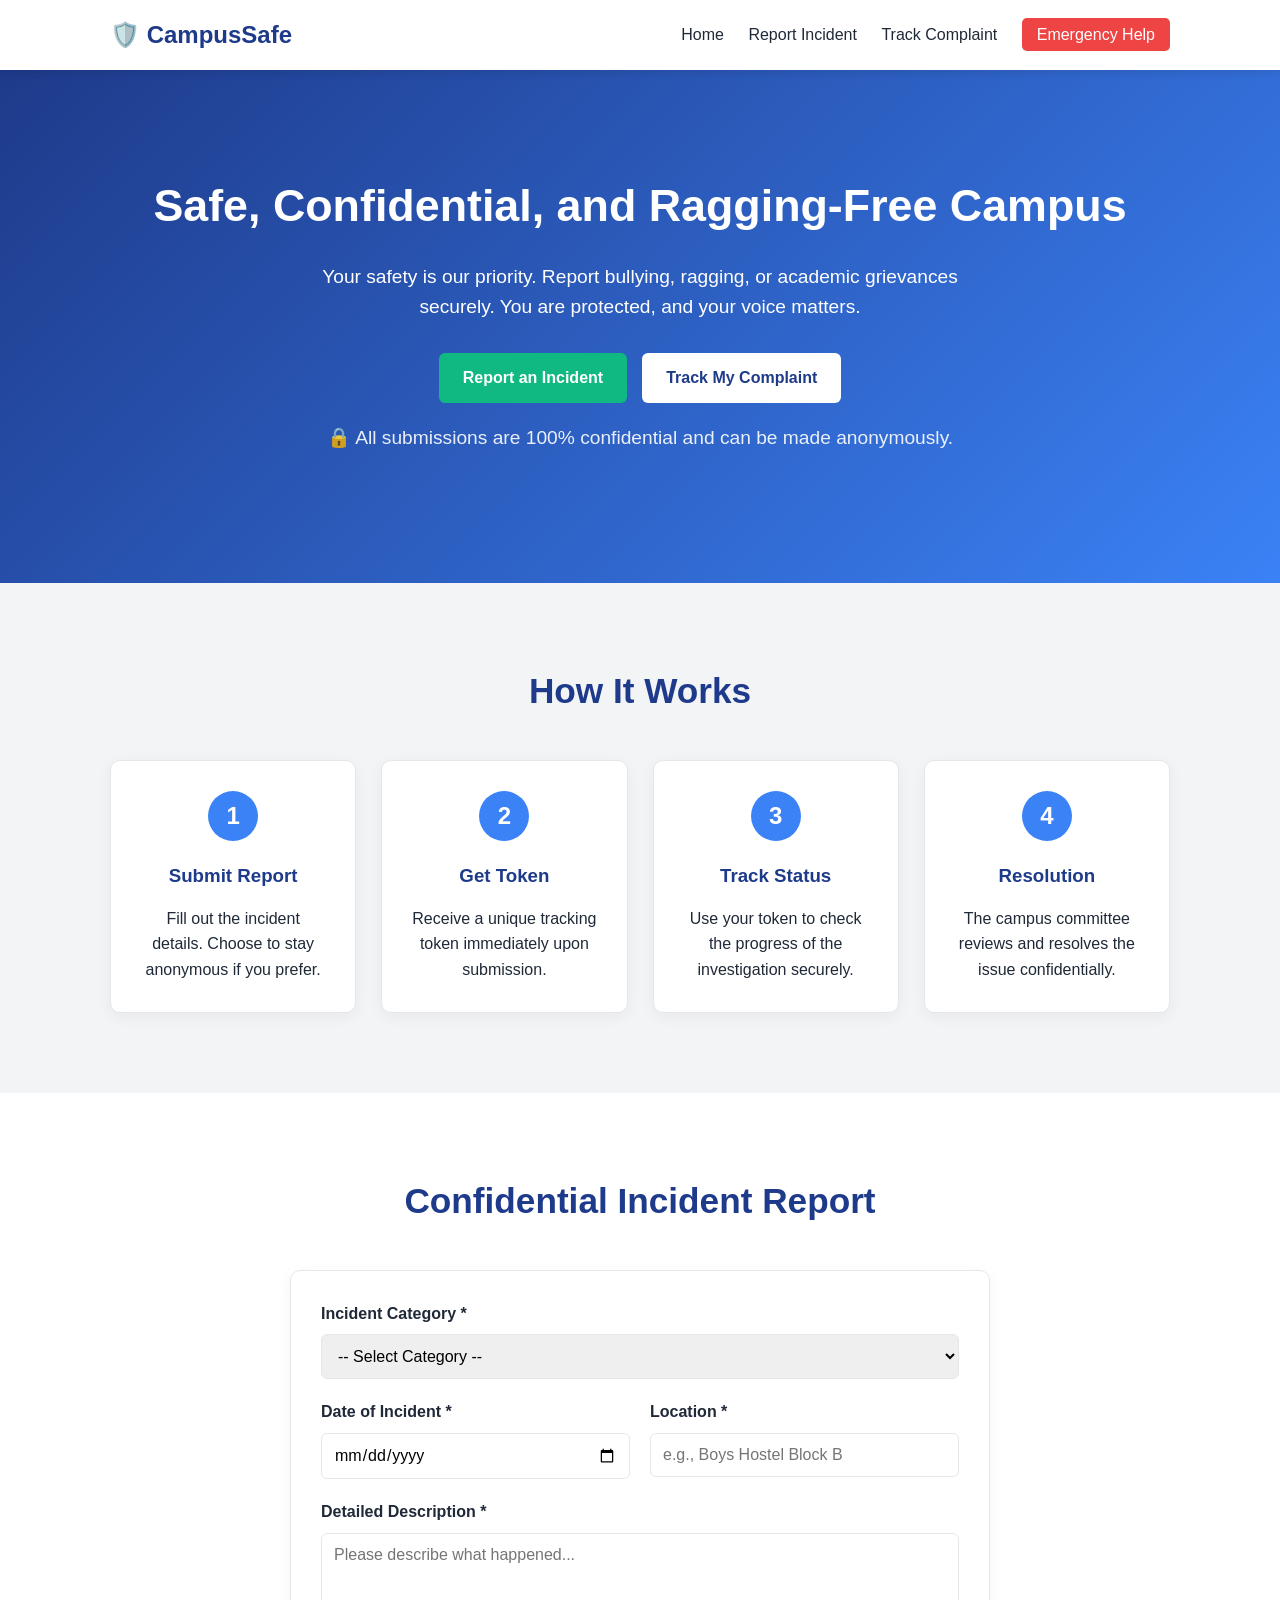
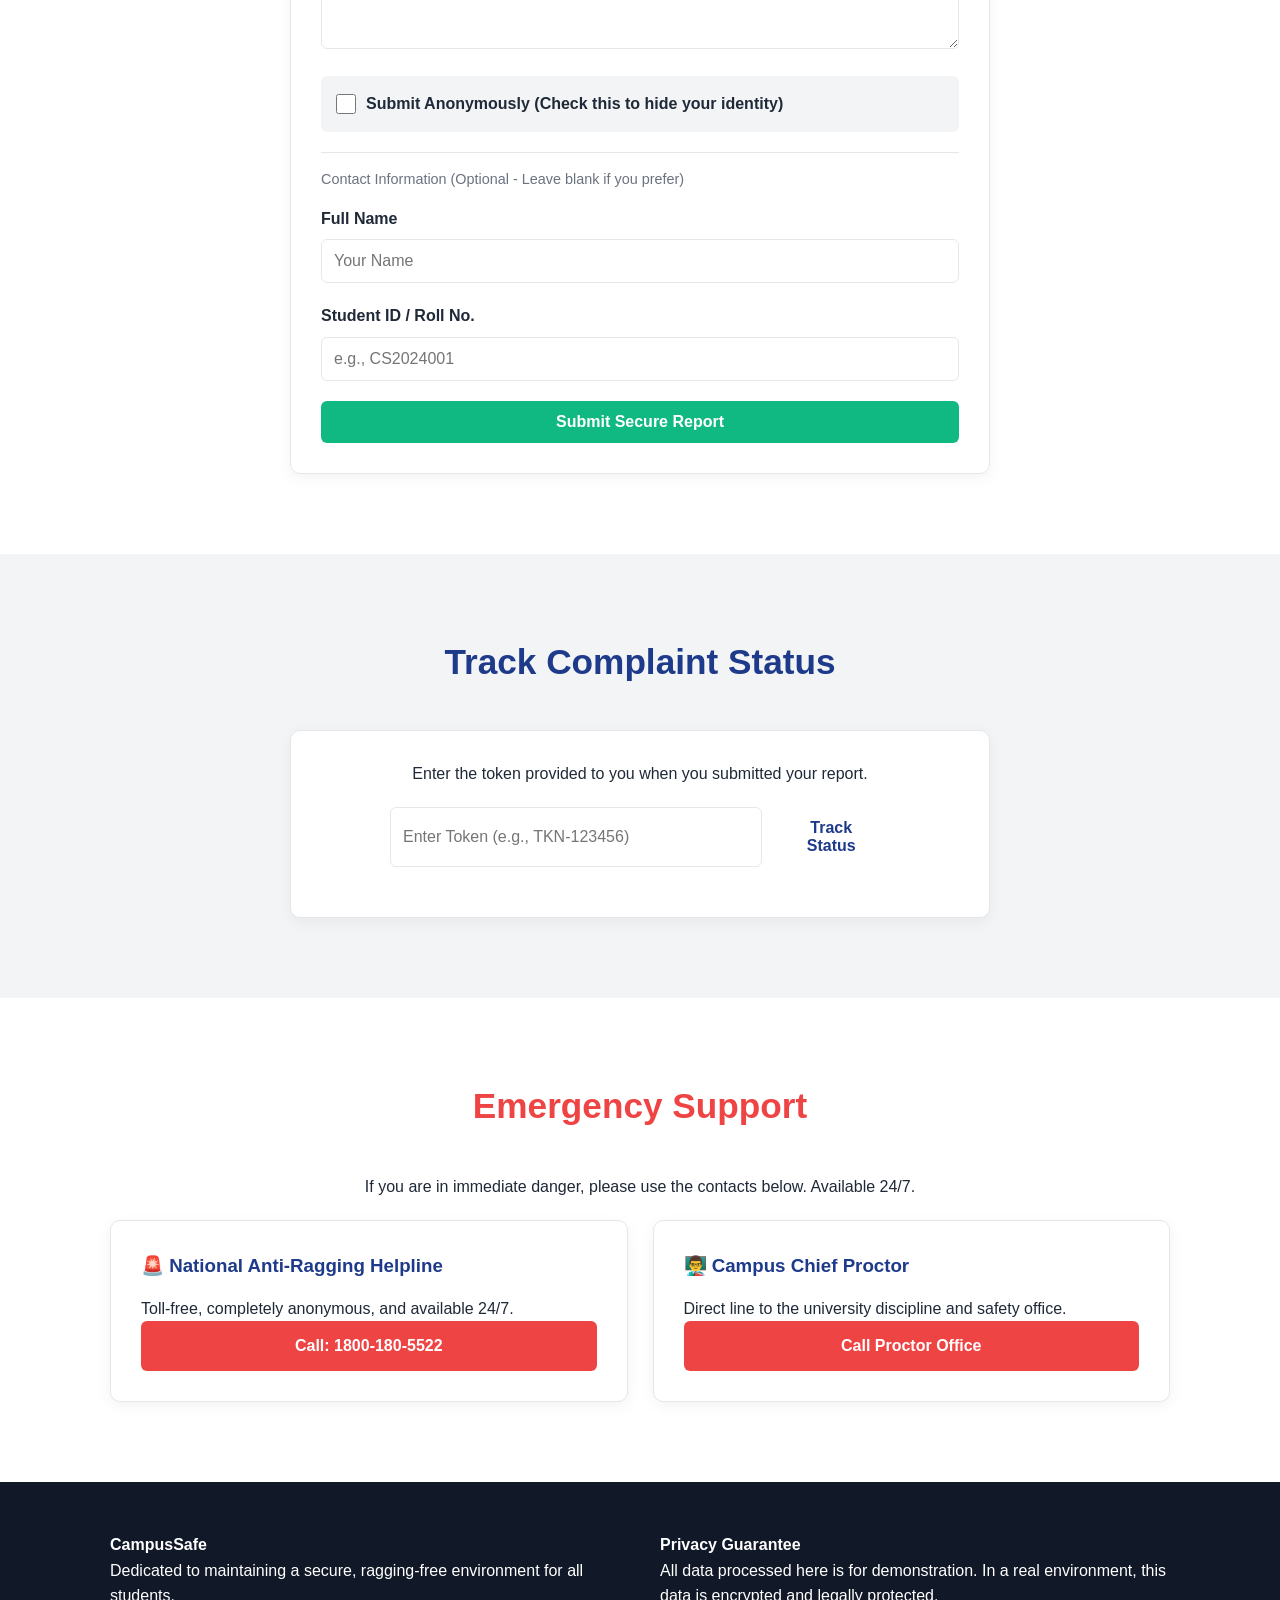
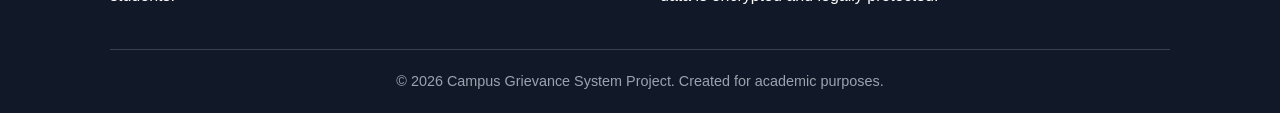
<file: index.html>
<!DOCTYPE html>
<html lang="en">
<head>
    <meta charset="UTF-8">
    <meta name="viewport" content="width=device-width, initial-scale=1.0">
    <title>Campus Safe - Grievance Reporting System</title>
    <link rel="stylesheet" href="style.css">
</head>
<body>
    <!-- Navigation -->
    <header class="navbar">
        <div class="container nav-container">
            <div class="logo">🛡️ CampusSafe</div>
            <nav class="nav-links">
                <a href="#home">Home</a>
                <a href="#report">Report Incident</a>
                <a href="#track">Track Complaint</a>
                <a href="#emergency" class="btn-nav-emergency">Emergency Help</a>
            </nav>
        </div>
    </header>

    <!-- Hero Section -->
    <section id="home" class="hero">
        <div class="container hero-content">
            <h1>Safe, Confidential, and Ragging-Free Campus</h1>
            <p>Your safety is our priority. Report bullying, ragging, or academic grievances securely. You are protected, and your voice matters.</p>
            <div class="hero-buttons">
                <a href="#report" class="btn btn-primary">Report an Incident</a>
                <a href="#track" class="btn btn-secondary">Track My Complaint</a>
            </div>
            <p class="privacy-note">🔒 All submissions are 100% confidential and can be made anonymously.</p>
        </div>
    </section>

    <!-- How It Works Section -->
    <section id="how-it-works" class="section bg-light">
        <div class="container">
            <h2 class="section-title">How It Works</h2>
            <div class="grid-4">
                <div class="card text-center">
                    <div class="step-icon">1</div>
                    <h3>Submit Report</h3>
                    <p>Fill out the incident details. Choose to stay anonymous if you prefer.</p>
                </div>
                <div class="card text-center">
                    <div class="step-icon">2</div>
                    <h3>Get Token</h3>
                    <p>Receive a unique tracking token immediately upon submission.</p>
                </div>
                <div class="card text-center">
                    <div class="step-icon">3</div>
                    <h3>Track Status</h3>
                    <p>Use your token to check the progress of the investigation securely.</p>
                </div>
                <div class="card text-center">
                    <div class="step-icon">4</div>
                    <h3>Resolution</h3>
                    <p>The campus committee reviews and resolves the issue confidentially.</p>
                </div>
            </div>
        </div>
    </section>

    <!-- Report Incident Section -->
    <section id="report" class="section">
        <div class="container">
            <h2 class="section-title">Confidential Incident Report</h2>
            <div class="card form-card">
                <form id="complaintForm">
                    <div class="form-group">
                        <label for="category">Incident Category *</label>
                        <select id="category" required>
                            <option value="">-- Select Category --</option>
                            <option value="ragging">Hostel Ragging</option>
                            <option value="bullying">Bullying / Harassment</option>
                            <option value="hostel">Hostel Issue</option>
                            <option value="academic">Academic Grievance</option>
                        </select>
                    </div>

                    <div class="form-group-row">
                        <div class="form-group w-50">
                            <label for="date">Date of Incident *</label>
                            <input type="date" id="date" required>
                        </div>
                        <div class="form-group w-50">
                            <label for="location">Location *</label>
                            <input type="text" id="location" placeholder="e.g., Boys Hostel Block B" required>
                        </div>
                    </div>

                    <div class="form-group">
                        <label for="description">Detailed Description *</label>
                        <textarea id="description" rows="5" placeholder="Please describe what happened..." required></textarea>
                    </div>

                    <div class="form-group toggle-group">
                        <input type="checkbox" id="anonymousToggle">
                        <label for="anonymousToggle"><strong>Submit Anonymously</strong> (Check this to hide your identity)</label>
                    </div>

                    <div id="contactDetails" class="contact-section">
                        <p class="section-subtitle">Contact Information (Optional - Leave blank if you prefer)</p>
                        <div class="form-group">
                            <label for="studentName">Full Name</label>
                            <input type="text" id="studentName" placeholder="Your Name">
                        </div>
                        <div class="form-group">
                            <label for="studentId">Student ID / Roll No.</label>
                            <input type="text" id="studentId" placeholder="e.g., CS2024001">
                        </div>
                    </div>

                    <button type="submit" class="btn btn-primary btn-block">Submit Secure Report</button>
                </form>

                <!-- Token Display Area (Hidden by default) -->
                <div id="tokenDisplay" class="token-box hidden">
                    <h3>Report Submitted Successfully!</h3>
                    <p>Your unique tracking token is:</p>
                    <h2 id="generatedToken"></h2>
                    <p class="warning-text">⚠️ Please save this token. It is the only way to track your complaint.</p>
                </div>
            </div>
        </div>
    </section>

    <!-- Track Complaint Section -->
    <section id="track" class="section bg-light">
        <div class="container">
            <h2 class="section-title">Track Complaint Status</h2>
            <div class="card form-card text-center">
                <p>Enter the token provided to you when you submitted your report.</p>
                <form id="trackForm" class="track-form">
                    <input type="text" id="trackingInput" placeholder="Enter Token (e.g., TKN-123456)" required>
                    <button type="submit" class="btn btn-secondary">Track Status</button>
                </form>
                
                <!-- Status Display (Hidden by default) -->
                <div id="statusDisplay" class="status-box hidden">
                    <h4>Current Status:</h4>
                    <div class="status-badge" id="statusBadge">Under Review</div>
                    <p class="status-desc" id="statusDesc">Your complaint has been received and is currently being reviewed by the Anti-Ragging Committee.</p>
                </div>
            </div>
        </div>
    </section>

    <!-- Emergency Help Section -->
    <section id="emergency" class="section">
        <div class="container">
            <h2 class="section-title text-danger">Emergency Support</h2>
            <p class="text-center mb-2">If you are in immediate danger, please use the contacts below. Available 24/7.</p>
            
            <div class="grid-2">
                <div class="card emergency-card">
                    <h3>🚨 National Anti-Ragging Helpline</h3>
                    <p>Toll-free, completely anonymous, and available 24/7.</p>
                    <a href="tel:18001805522" class="btn btn-danger btn-block">Call: 1800-180-5522</a>
                </div>
                <div class="card emergency-card">
                    <h3>👨‍🏫 Campus Chief Proctor</h3>
                    <p>Direct line to the university discipline and safety office.</p>
                    <a href="tel:+919876543210" class="btn btn-danger btn-block">Call Proctor Office</a>
                </div>
            </div>
        </div>
    </section>

    <!-- Footer -->
    <footer class="footer">
        <div class="container">
            <div class="footer-content">
                <div>
                    <h4>CampusSafe</h4>
                    <p>Dedicated to maintaining a secure, ragging-free environment for all students.</p>
                </div>
                <div>
                    <h4>Privacy Guarantee</h4>
                    <p>All data processed here is for demonstration. In a real environment, this data is encrypted and legally protected.</p>
                </div>
            </div>
            <div class="footer-bottom">
                <p>&copy; 2026 Campus Grievance System Project. Created for academic purposes.</p>
            </div>
        </div>
    </footer>

    <script src="script.js"></script>
</body>
</html>
</file>
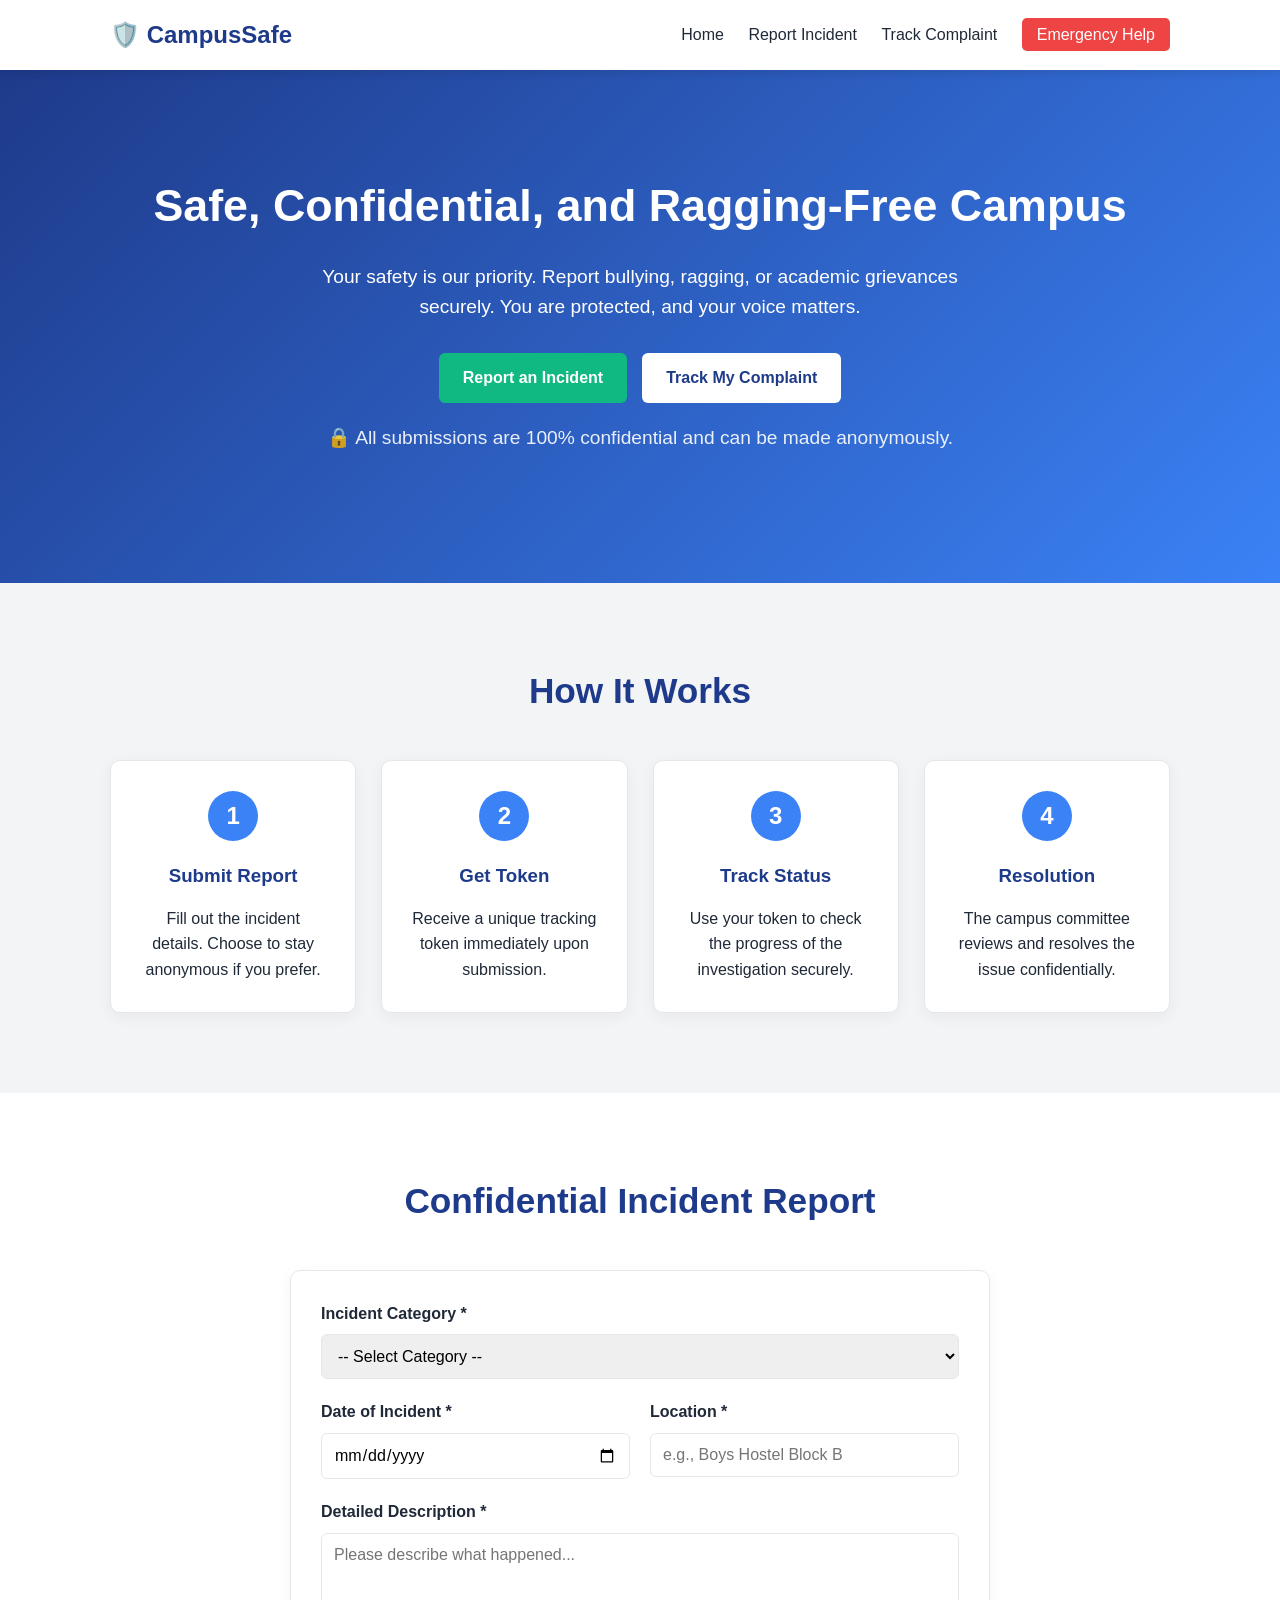
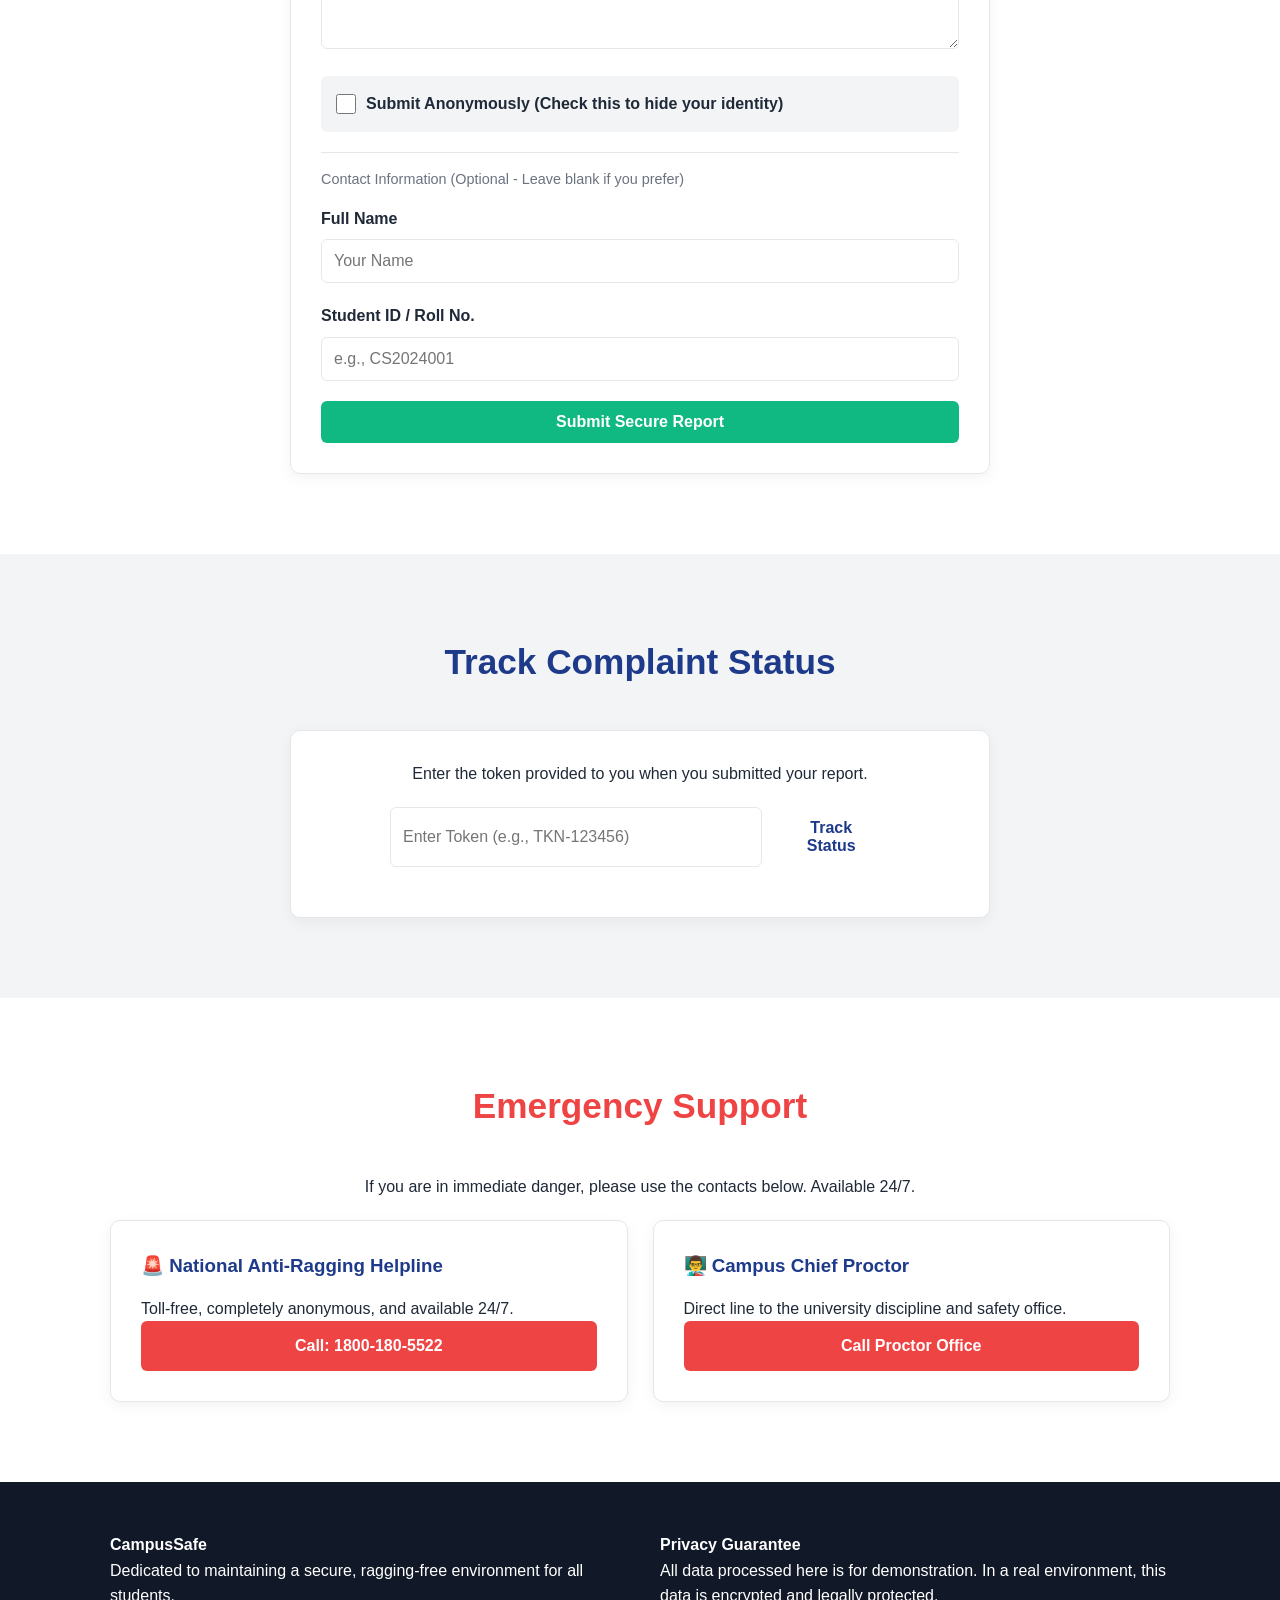
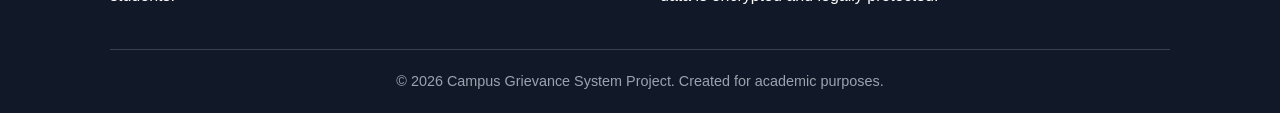
<file: index.html.html>
<!DOCTYPE html>
<html lang="en">
<head>
    <meta charset="UTF-8">
    <meta name="viewport" content="width=device-width, initial-scale=1.0">
    <title>Campus Safe - Grievance Reporting System</title>
    <link rel="stylesheet" href="style.css">
</head>
<body>
    <!-- Navigation -->
    <header class="navbar">
        <div class="container nav-container">
            <div class="logo">🛡️ CampusSafe</div>
            <nav class="nav-links">
                <a href="#home">Home</a>
                <a href="#report">Report Incident</a>
                <a href="#track">Track Complaint</a>
                <a href="#emergency" class="btn-nav-emergency">Emergency Help</a>
            </nav>
        </div>
    </header>

    <!-- Hero Section -->
    <section id="home" class="hero">
        <div class="container hero-content">
            <h1>Safe, Confidential, and Ragging-Free Campus</h1>
            <p>Your safety is our priority. Report bullying, ragging, or academic grievances securely. You are protected, and your voice matters.</p>
            <div class="hero-buttons">
                <a href="#report" class="btn btn-primary">Report an Incident</a>
                <a href="#track" class="btn btn-secondary">Track My Complaint</a>
            </div>
            <p class="privacy-note">🔒 All submissions are 100% confidential and can be made anonymously.</p>
        </div>
    </section>

    <!-- How It Works Section -->
    <section id="how-it-works" class="section bg-light">
        <div class="container">
            <h2 class="section-title">How It Works</h2>
            <div class="grid-4">
                <div class="card text-center">
                    <div class="step-icon">1</div>
                    <h3>Submit Report</h3>
                    <p>Fill out the incident details. Choose to stay anonymous if you prefer.</p>
                </div>
                <div class="card text-center">
                    <div class="step-icon">2</div>
                    <h3>Get Token</h3>
                    <p>Receive a unique tracking token immediately upon submission.</p>
                </div>
                <div class="card text-center">
                    <div class="step-icon">3</div>
                    <h3>Track Status</h3>
                    <p>Use your token to check the progress of the investigation securely.</p>
                </div>
                <div class="card text-center">
                    <div class="step-icon">4</div>
                    <h3>Resolution</h3>
                    <p>The campus committee reviews and resolves the issue confidentially.</p>
                </div>
            </div>
        </div>
    </section>

    <!-- Report Incident Section -->
    <section id="report" class="section">
        <div class="container">
            <h2 class="section-title">Confidential Incident Report</h2>
            <div class="card form-card">
                <form id="complaintForm">
                    <div class="form-group">
                        <label for="category">Incident Category *</label>
                        <select id="category" required>
                            <option value="">-- Select Category --</option>
                            <option value="ragging">Hostel Ragging</option>
                            <option value="bullying">Bullying / Harassment</option>
                            <option value="hostel">Hostel Issue</option>
                            <option value="academic">Academic Grievance</option>
                        </select>
                    </div>

                    <div class="form-group-row">
                        <div class="form-group w-50">
                            <label for="date">Date of Incident *</label>
                            <input type="date" id="date" required>
                        </div>
                        <div class="form-group w-50">
                            <label for="location">Location *</label>
                            <input type="text" id="location" placeholder="e.g., Boys Hostel Block B" required>
                        </div>
                    </div>

                    <div class="form-group">
                        <label for="description">Detailed Description *</label>
                        <textarea id="description" rows="5" placeholder="Please describe what happened..." required></textarea>
                    </div>

                    <div class="form-group toggle-group">
                        <input type="checkbox" id="anonymousToggle">
                        <label for="anonymousToggle"><strong>Submit Anonymously</strong> (Check this to hide your identity)</label>
                    </div>

                    <div id="contactDetails" class="contact-section">
                        <p class="section-subtitle">Contact Information (Optional - Leave blank if you prefer)</p>
                        <div class="form-group">
                            <label for="studentName">Full Name</label>
                            <input type="text" id="studentName" placeholder="Your Name">
                        </div>
                        <div class="form-group">
                            <label for="studentId">Student ID / Roll No.</label>
                            <input type="text" id="studentId" placeholder="e.g., CS2024001">
                        </div>
                    </div>

                    <button type="submit" class="btn btn-primary btn-block">Submit Secure Report</button>
                </form>

                <!-- Token Display Area (Hidden by default) -->
                <div id="tokenDisplay" class="token-box hidden">
                    <h3>Report Submitted Successfully!</h3>
                    <p>Your unique tracking token is:</p>
                    <h2 id="generatedToken"></h2>
                    <p class="warning-text">⚠️ Please save this token. It is the only way to track your complaint.</p>
                </div>
            </div>
        </div>
    </section>

    <!-- Track Complaint Section -->
    <section id="track" class="section bg-light">
        <div class="container">
            <h2 class="section-title">Track Complaint Status</h2>
            <div class="card form-card text-center">
                <p>Enter the token provided to you when you submitted your report.</p>
                <form id="trackForm" class="track-form">
                    <input type="text" id="trackingInput" placeholder="Enter Token (e.g., TKN-123456)" required>
                    <button type="submit" class="btn btn-secondary">Track Status</button>
                </form>
                
                <!-- Status Display (Hidden by default) -->
                <div id="statusDisplay" class="status-box hidden">
                    <h4>Current Status:</h4>
                    <div class="status-badge" id="statusBadge">Under Review</div>
                    <p class="status-desc" id="statusDesc">Your complaint has been received and is currently being reviewed by the Anti-Ragging Committee.</p>
                </div>
            </div>
        </div>
    </section>

    <!-- Emergency Help Section -->
    <section id="emergency" class="section">
        <div class="container">
            <h2 class="section-title text-danger">Emergency Support</h2>
            <p class="text-center mb-2">If you are in immediate danger, please use the contacts below. Available 24/7.</p>
            
            <div class="grid-2">
                <div class="card emergency-card">
                    <h3>🚨 National Anti-Ragging Helpline</h3>
                    <p>Toll-free, completely anonymous, and available 24/7.</p>
                    <a href="tel:18001805522" class="btn btn-danger btn-block">Call: 1800-180-5522</a>
                </div>
                <div class="card emergency-card">
                    <h3>👨‍🏫 Campus Chief Proctor</h3>
                    <p>Direct line to the university discipline and safety office.</p>
                    <a href="tel:+919876543210" class="btn btn-danger btn-block">Call Proctor Office</a>
                </div>
            </div>
        </div>
    </section>

    <!-- Footer -->
    <footer class="footer">
        <div class="container">
            <div class="footer-content">
                <div>
                    <h4>CampusSafe</h4>
                    <p>Dedicated to maintaining a secure, ragging-free environment for all students.</p>
                </div>
                <div>
                    <h4>Privacy Guarantee</h4>
                    <p>All data processed here is for demonstration. In a real environment, this data is encrypted and legally protected.</p>
                </div>
            </div>
            <div class="footer-bottom">
                <p>&copy; 2026 Campus Grievance System Project. Created for academic purposes.</p>
            </div>
        </div>
    </footer>

    <script src="script.js"></script>
</body>
</html>
</file>
<file: style.css>
/* Core Variables & Reset */
:root {
    --primary-color: #1e3a8a; /* Deep Trustworthy Blue */
    --primary-light: #3b82f6;
    --secondary-color: #10b981; /* Safe Green */
    --danger-color: #ef4444; /* Emergency Red */
    --bg-color: #ffffff;
    --bg-light: #f3f4f6;
    --text-main: #1f2937;
    --text-muted: #6b7280;
    --border-color: #e5e7eb;
}

* {
    margin: 0;
    padding: 0;
    box-sizing: border-box;
    font-family: 'Segoe UI', Tahoma, Geneva, Verdana, sans-serif;
}

html {
    scroll-behavior: smooth;
}

body {
    background-color: var(--bg-color);
    color: var(--text-main);
    line-height: 1.6;
}

.container {
    max-width: 1100px;
    margin: 0 auto;
    padding: 0 20px;
}

/* Typography & Utilities */
h1, h2, h3 { color: var(--primary-color); margin-bottom: 15px; }
.text-center { text-align: center; }
.text-danger { color: var(--danger-color); }
.mb-2 { margin-bottom: 20px; }
.hidden { display: none !important; }
.bg-light { background-color: var(--bg-light); }

/* Navigation */
.navbar {
    background-color: white;
    box-shadow: 0 2px 10px rgba(0,0,0,0.1);
    position: sticky;
    top: 0;
    z-index: 1000;
}

.nav-container {
    display: flex;
    justify-content: space-between;
    align-items: center;
    height: 70px;
}

.logo {
    font-size: 1.5rem;
    font-weight: bold;
    color: var(--primary-color);
}

.nav-links a {
    text-decoration: none;
    color: var(--text-main);
    margin-left: 20px;
    font-weight: 500;
    transition: color 0.3s;
}

.nav-links a:hover {
    color: var(--primary-light);
}

.btn-nav-emergency {
    background-color: var(--danger-color);
    color: white !important;
    padding: 8px 15px;
    border-radius: 5px;
}

/* Hero Section */
.hero {
    background: linear-gradient(135deg, var(--primary-color), var(--primary-light));
    color: white;
    padding: 100px 20px;
    text-align: center;
}

.hero h1 {
    color: white;
    font-size: 2.8rem;
    margin-bottom: 20px;
}

.hero p {
    font-size: 1.2rem;
    max-width: 700px;
    margin: 0 auto 30px;
}

.hero-buttons {
    display: flex;
    justify-content: center;
    gap: 15px;
    margin-bottom: 20px;
}

.privacy-note {
    font-size: 0.9rem;
    opacity: 0.9;
}

/* Buttons */
.btn {
    display: inline-block;
    padding: 12px 24px;
    border: none;
    border-radius: 6px;
    cursor: pointer;
    font-size: 1rem;
    font-weight: bold;
    text-decoration: none;
    transition: transform 0.2s, opacity 0.2s;
}

.btn:hover { transform: translateY(-2px); opacity: 0.9; }
.btn-primary { background-color: var(--secondary-color); color: white; }
.btn-secondary { background-color: white; color: var(--primary-color); }
.btn-danger { background-color: var(--danger-color); color: white; }
.btn-block { display: block; width: 100%; text-align: center; }

/* Sections & Grids */
.section { padding: 80px 0; }
.section-title { text-align: center; font-size: 2.2rem; margin-bottom: 40px; }

.grid-4, .grid-2 {
    display: grid;
    gap: 25px;
}
.grid-4 { grid-template-columns: repeat(4, 1fr); }
.grid-2 { grid-template-columns: repeat(2, 1fr); }

.card {
    background: white;
    padding: 30px;
    border-radius: 10px;
    box-shadow: 0 4px 15px rgba(0,0,0,0.05);
    border: 1px solid var(--border-color);
}

.step-icon {
    width: 50px;
    height: 50px;
    background-color: var(--primary-light);
    color: white;
    border-radius: 50%;
    display: flex;
    align-items: center;
    justify-content: center;
    font-size: 1.5rem;
    font-weight: bold;
    margin: 0 auto 20px;
}

/* Forms */
.form-card { max-width: 700px; margin: 0 auto; }
.form-group { margin-bottom: 20px; }
.form-group-row { display: flex; gap: 20px; }
.w-50 { width: 50%; }

label { display: block; font-weight: 600; margin-bottom: 8px; color: var(--text-main); }
input[type="text"], input[type="date"], select, textarea {
    width: 100%;
    padding: 12px;
    border: 1px solid var(--border-color);
    border-radius: 6px;
    font-size: 1rem;
}
input:focus, select:focus, textarea:focus {
    outline: none;
    border-color: var(--primary-light);
    box-shadow: 0 0 0 3px rgba(59, 130, 246, 0.1);
}

.toggle-group {
    background-color: var(--bg-light);
    padding: 15px;
    border-radius: 6px;
    display: flex;
    align-items: center;
    gap: 10px;
}
.toggle-group label { margin-bottom: 0; cursor: pointer; }
.toggle-group input[type="checkbox"] { width: 20px; height: 20px; cursor: pointer; }

.contact-section {
    padding-top: 15px;
    border-top: 1px solid var(--border-color);
    transition: opacity 0.3s ease;
}
.section-subtitle { font-size: 0.9rem; color: var(--text-muted); margin-bottom: 15px; }

/* Token & Status Displays */
.token-box {
    background-color: #d1fae5;
    border: 2px dashed var(--secondary-color);
    padding: 30px;
    text-align: center;
    border-radius: 8px;
    margin-top: 20px;
}
.token-box h2 { color: var(--secondary-color); font-size: 2.5rem; margin: 10px 0; letter-spacing: 2px; }
.warning-text { color: #b45309; font-weight: 600; }

.track-form { display: flex; gap: 10px; max-width: 500px; margin: 20px auto; }
.status-box { background: var(--bg-light); padding: 25px; border-radius: 8px; margin-top: 20px; }
.status-badge {
    display: inline-block;
    background-color: #f59e0b;
    color: white;
    padding: 8px 16px;
    border-radius: 20px;
    font-weight: bold;
    margin: 10px 0;
}

/* Footer */
.footer { background-color: #111827; color: white; padding: 50px 0 20px; }
.footer-content { display: grid; grid-template-columns: 1fr 1fr; gap: 40px; margin-bottom: 40px; }
.footer h4 { color: white; }
.footer-bottom { text-align: center; border-top: 1px solid #374151; padding-top: 20px; font-size: 0.9rem; color: #9ca3af; }

/* Responsive Design */
@media (max-width: 768px) {
    .nav-links { display: none; /* Simplification for mobile - hides links, keeps emergency btn */ }
    .hero h1 { font-size: 2rem; }
    .hero-buttons { flex-direction: column; }
    .grid-4, .grid-2, .footer-content { grid-template-columns: 1fr; }
    .form-group-row { flex-direction: column; gap: 0; }
    .w-50 { width: 100%; }
    .track-form { flex-direction: column; }
}
</file>
